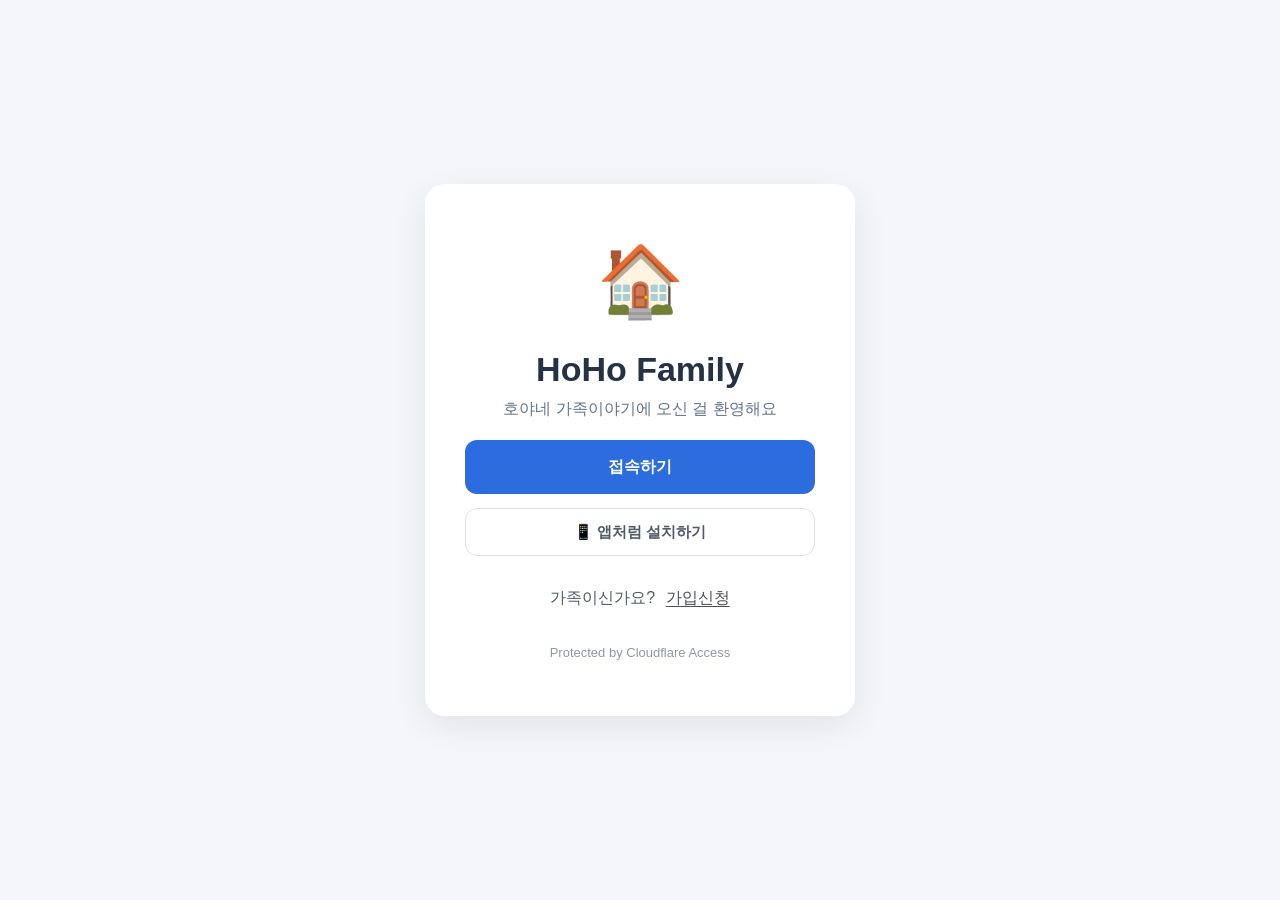
<file: index.html>
<!DOCTYPE html>
<html lang="en">

<head>
    <meta charset="UTF-8">
    <meta name="viewport" content="width=device-width, initial-scale=1.0">

    <title>HoHo Family</title>

    <link rel="stylesheet" href="/assets/css/style.css">

    <link rel="manifest" href="/manifest.json">
    <meta name="theme-color" content="#2d6cdf">

    <link rel="apple-touch-icon" href="/assets/icons/icon-192.png">
    <meta name="apple-mobile-web-app-capable" content="yes">
    <meta name="apple-mobile-web-app-title" content="HoHo Family">
    <meta name="apple-mobile-web-app-status-bar-style" content="default">
</head>

<body>

    <div class="access-page">

        <div class="access-card">

            <div class="logo">
                🏠
            </div>

            <h1>HoHo Family</h1>

            <p class="subtitle">
                호야네 가족이야기에 오신 걸 환영해요
            </p>

            <a class="enter-btn" href="/app/home.html">접속하기</a>

            <button id="installPwaBtn" class="pwa-btn">
                📱 앱처럼 설치하기
            </button>

            <div class="signup">
                가족이신가요?
                <a href="/app/signup.html">가입신청</a>
            </div>

            <div class="footer">
                Protected by Cloudflare Access
            </div>

        </div>

    </div>
    <script src="/assets/js/pwa.js"></script>
</body>

</html>
</file>
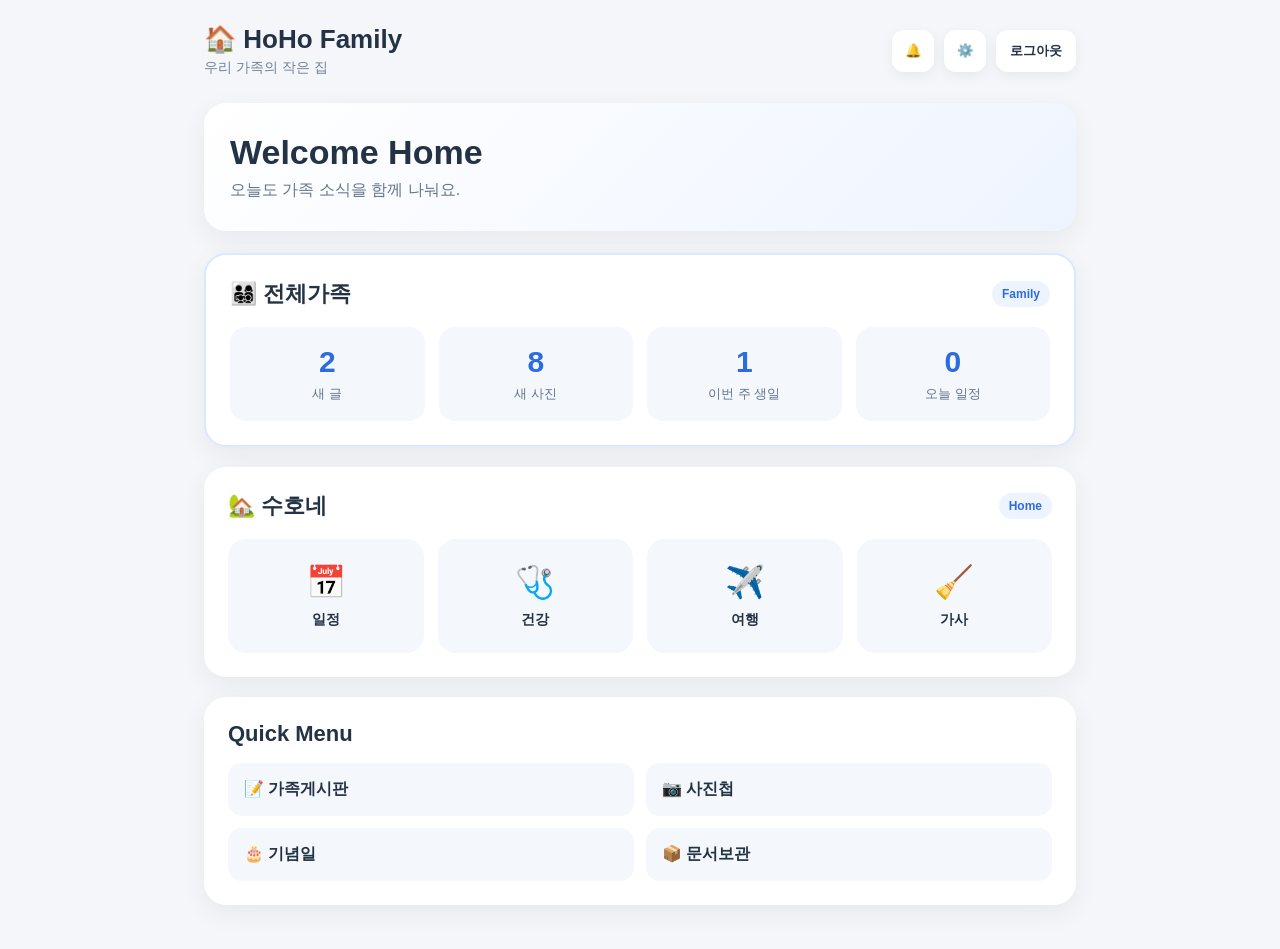
<file: app/home.html>
<!DOCTYPE html>
<html lang="ko">

<head>
    <meta charset="UTF-8">
    <meta name="viewport" content="width=device-width, initial-scale=1.0">
    <title>HoHo Family Home</title>
    <link rel="stylesheet" href="/assets/css/style.css">
</head>

<body class="home-body">

    <main class="home-page">

        <header class="home-header">
            <div>
                <div class="home-logo">🏠 HoHo Family</div>
                <p class="home-subtitle">우리 가족의 작은 집</p>
            </div>

            <div class="home-actions">
                <button>🔔</button>
                <button>⚙️</button>
                <a class="logout-btn" href="/cdn-cgi/access/logout?returnTo=https://hohofamily.pages.dev/">
                    로그아웃
                </a>

            </div>
        </header>

        <section class="welcome-panel">
            <h1>Welcome Home</h1>
            <p>오늘도 가족 소식을 함께 나눠요.</p>
        </section>

        <section class="home-card main-family-card">
            <div class="card-title-row">
                <h2>👨‍👩‍👧‍👦 전체가족</h2>
                <span>Family</span>
            </div>

            <div class="summary-grid">
                <div>
                    <strong>2</strong>
                    <span>새 글</span>
                </div>
                <div>
                    <strong>8</strong>
                    <span>새 사진</span>
                </div>
                <div>
                    <strong>1</strong>
                    <span>이번 주 생일</span>
                </div>
                <div>
                    <strong>0</strong>
                    <span>오늘 일정</span>
                </div>
            </div>
        </section>

        <section class="home-card">
            <div class="card-title-row">
                <h2>🏡 수호네</h2>
                <span>Home</span>
            </div>

            <div class="menu-grid">
                <a href="#">📅<span>일정</span></a>
                <a href="#">🩺<span>건강</span></a>
                <a href="#">✈️<span>여행</span></a>
                <a href="#">🧹<span>가사</span></a>
            </div>
        </section>

        <section class="home-card">
            <h2>Quick Menu</h2>

            <div class="quick-list">
                <a href="#">📝 가족게시판</a>
                <a href="#">📷 사진첩</a>
                <a href="#">🎂 기념일</a>
                <a href="#">📦 문서보관</a>
            </div>
        </section>

    </main>

</body>

</html>
</file>
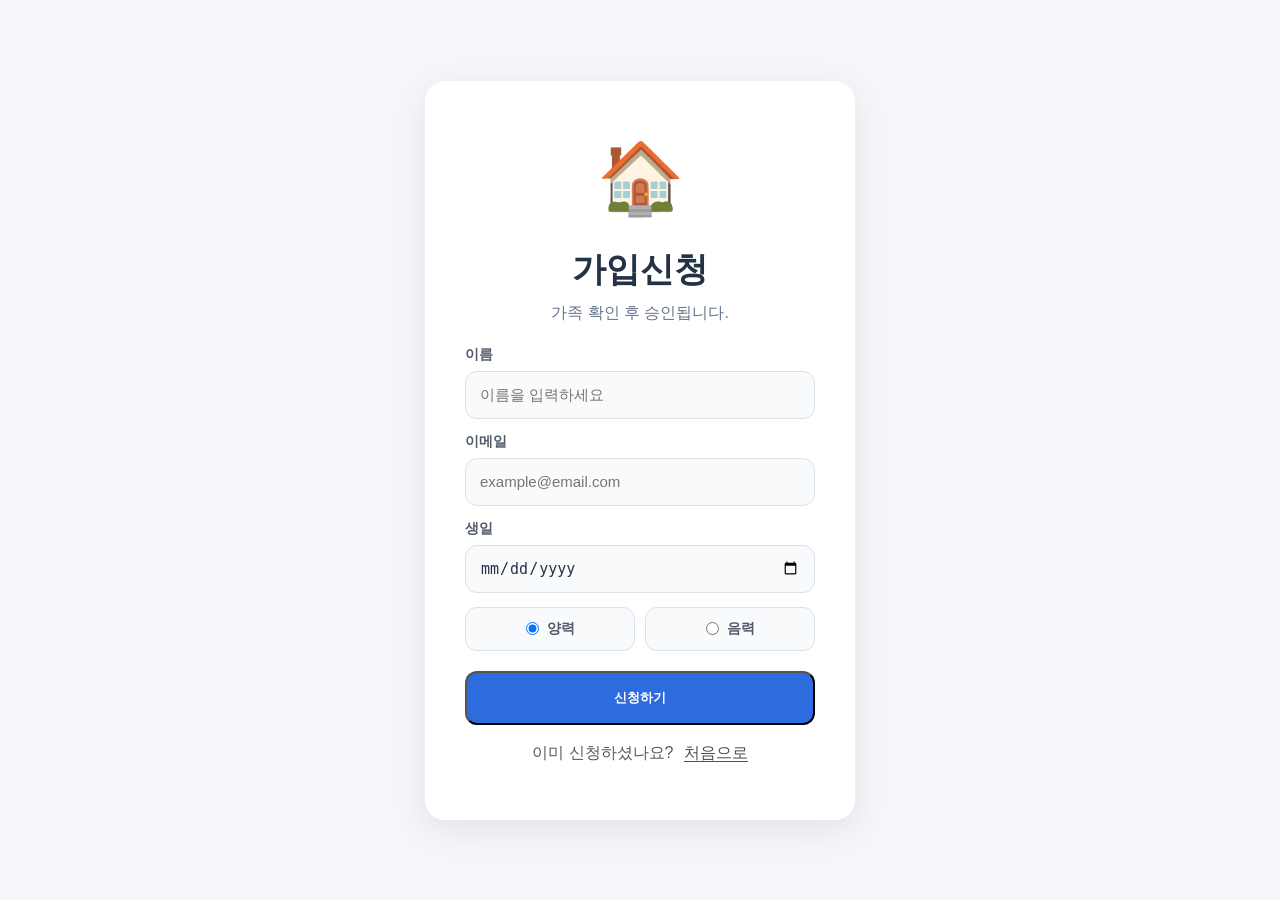
<file: app/signup.html>
<!DOCTYPE html>
<html lang="ko">
<head>
    <meta charset="UTF-8">
    <meta name="viewport" content="width=device-width, initial-scale=1.0">
    <title>HoHo Family 가입신청</title>
    <link rel="stylesheet" href="/assets/css/style.css">
</head>

<body>
    <div class="access-page">
        <div class="access-card signup-card">

            <div class="logo">🏠</div>

            <h1>가입신청</h1>

            <p class="subtitle">
                가족 확인 후 승인됩니다.
            </p>

            <form class="signup-form">
                <label>
                    이름
                    <input type="text" name="name" placeholder="이름을 입력하세요" required>
                </label>

                <label>
                    이메일
                    <input type="email" name="email" placeholder="example@email.com" required>
                </label>

                <label>
                    생일
                    <input type="date" name="birthday" required>
                </label>

                <div class="birth-type">
                    <label>
                        <input type="radio" name="calendarType" value="solar" checked>
                        양력
                    </label>

                    <label>
                        <input type="radio" name="calendarType" value="lunar">
                        음력
                    </label>
                </div>

                <button class="enter-btn" type="submit">
                    신청하기
                </button>
            </form>

            <div class="signup">
                이미 신청하셨나요?
                <a href="/">처음으로</a>
            </div>

        </div>
    </div>
</body>
</html>
</file>
<file: assets/css/style.css>
* {
  margin: 0;
  padding: 0;
  box-sizing: border-box;
}

body {
  font-family: "Segoe UI", "Noto Sans KR", sans-serif;

  background: #f4f6f9;
  color: #243246;
}

.access-page {
  display: flex;
  justify-content: center;
  align-items: center;

  width: 100vw;
  height: 100vh;

  padding: 24px;
}

.access-card {
  width: 100%;
  max-width: 430px;

  background: #ffffff;

  border-radius: 20px;

  padding: 56px 40px;

  text-align: center;

  box-shadow: 0 10px 35px rgba(0, 0, 0, 0.08);
}

.logo {
  font-size: 70px;

  margin-bottom: 28px;
}

h1 {
  font-size: 34px;
  font-weight: 700;

  margin-bottom: 10px;
}

.subtitle {
  color: #66748a;

  font-size: 16px;

  margin-bottom: 20px;
}

.enter-btn {
  display: flex;
  justify-content: center;
  align-items: center;

  width: 100%;
  height: 54px;

  border-radius: 12px;
  background: #2d6cdf;
  color: #fff;
  text-decoration: none;
  font-weight: 600;
  margin-bottom: 14px;
}

.enter-btn:hover {
  background: #245dc4;
}

.enter-btn:active {
  transform: scale(0.985);
}

.signup {
  margin-top: 18px;
  text-align: center;
  font-weight: 360;
  font-size: 16px;
  color: #515b69;
}

.signup a {
  margin-left: 6px;
  color: #4e5053;
  font-weight: 400;
  text-decoration: underline;
  text-underline-offset: 3px; 
  text-decoration-thickness: 1px; 
}

.signup a:hover {
  text-decoration: underline;
}

.footer {
  margin-top: 36px;

  font-size: 13px;

  color: #8d98a8;
}

.home-body {
  min-height: 100vh;
  background: #f4f6f9;
  color: #243246;
}

.home-page {
  width: 100%;
  max-width: 920px;
  margin: 0 auto;
  padding: 24px;
}

.home-header {
  display: flex;
  justify-content: space-between;
  align-items: center;
  margin-bottom: 26px;
}

.home-logo {
  font-size: 26px;
  font-weight: 800;
}

.home-subtitle {
  margin-top: 4px;
  color: #718096;
  font-size: 14px;
}

.home-actions {
  display: flex;
  gap: 10px;
}

.home-actions button {
  width: 42px;
  height: 42px;
  border: 0;
  border-radius: 12px;
  background: #ffffff;
  box-shadow: 0 4px 14px rgba(0, 0, 0, 0.06);
  cursor: pointer;
}

.welcome-panel {
  margin-bottom: 22px;
  padding: 30px 26px;
  border-radius: 22px;
  background: linear-gradient(135deg, #ffffff, #eef4ff);
  box-shadow: 0 8px 28px rgba(0, 0, 0, 0.06);
}

.welcome-panel h1 {
  font-size: 34px;
  margin-bottom: 8px;
}

.welcome-panel p {
  color: #66748a;
}

.home-card {
  margin-bottom: 20px;
  padding: 24px;
  border-radius: 22px;
  background: #ffffff;
  box-shadow: 0 8px 28px rgba(0, 0, 0, 0.06);
}

.main-family-card {
  border: 2px solid #dbe8ff;
}

.card-title-row {
  display: flex;
  justify-content: space-between;
  align-items: center;
  margin-bottom: 18px;
}

.card-title-row h2,
.home-card h2 {
  font-size: 22px;
}

.card-title-row span {
  padding: 6px 10px;
  border-radius: 999px;
  background: #eef4ff;
  color: #2d6cdf;
  font-size: 12px;
  font-weight: 700;
}

.summary-grid {
  display: grid;
  grid-template-columns: repeat(4, 1fr);
  gap: 14px;
}

.summary-grid div {
  padding: 18px 12px;
  border-radius: 16px;
  background: #f4f7fb;
  text-align: center;
}

.summary-grid strong {
  display: block;
  margin-bottom: 5px;
  color: #2d6cdf;
  font-size: 30px;
}

.summary-grid span {
  color: #66748a;
  font-size: 13px;
}

.menu-grid {
  display: grid;
  grid-template-columns: repeat(4, 1fr);
  gap: 14px;
}

.menu-grid a {
  padding: 24px 10px;
  border-radius: 18px;
  background: #f4f7fb;
  text-align: center;
  text-decoration: none;
  color: #243246;
  font-size: 32px;
  transition: 0.15s;
}

.menu-grid a:hover {
  transform: translateY(-3px);
}

.menu-grid span {
  display: block;
  margin-top: 10px;
  font-size: 14px;
  font-weight: 700;
}

.quick-list {
  display: grid;
  grid-template-columns: repeat(2, 1fr);
  gap: 12px;
  margin-top: 16px;
}

.quick-list a {
  padding: 16px;
  border-radius: 14px;
  background: #f4f7fb;
  color: #243246;
  text-decoration: none;
  font-weight: 700;
}

@media (max-width: 720px) {
  .home-page {
    padding: 18px;
  }

  .home-header {
    align-items: flex-start;
  }

  .home-logo {
    font-size: 22px;
  }

  .welcome-panel h1 {
    font-size: 28px;
  }

  .summary-grid,
  .menu-grid {
    grid-template-columns: repeat(2, 1fr);
  }

  .quick-list {
    grid-template-columns: 1fr;
  }
}

.logout-btn {
  height: 42px;
  padding: 0 14px;
  border-radius: 12px;
  background: #ffffff;
  box-shadow: 0 4px 14px rgba(0, 0, 0, 0.06);
  display: flex;
  align-items: center;
  justify-content: center;
  color: #243246;
  text-decoration: none;
  font-size: 13px;
  font-weight: 700;
  white-space: nowrap;
}

.signup-card{
  max-width:430px;
}

.signup-form{
  margin-top:22px;
  text-align:left;
}

.signup-form label{
  display:block;
  margin-bottom:14px;
  color:#515b69;
  font-size:14px;
  font-weight:600;
}

.signup-form input[type="text"],
.signup-form input[type="email"],
.signup-form input[type="date"]{
  width:100%;
  height:48px;
  margin-top:7px;
  padding:0 14px;
  border:1px solid #dbe2ec;
  border-radius:12px;
  background:#f8fafc;
  color:#243246;
  font-size:15px;
}

.signup-form input:focus{
  outline:none;
  border-color:#2d6cdf;
  background:#ffffff;
}

.birth-type{
  display:flex;
  gap:10px;
  margin:4px 0 20px;
}

.birth-type label{
  flex:1;
  height:44px;
  margin:0;
  border:1px solid #dbe2ec;
  border-radius:12px;
  background:#f8fafc;
  display:flex;
  align-items:center;
  justify-content:center;
  gap:8px;
  cursor:pointer;
}

.pwa-btn{
  width:100%;
  height:48px;
  margin-bottom:14px;
  border:1px solid #dbe2ec;
  border-radius:12px;
  background:#ffffff;
  color:#515b69;
  font-size:15px;
  font-weight:600;
  cursor:pointer;
}
</file>
